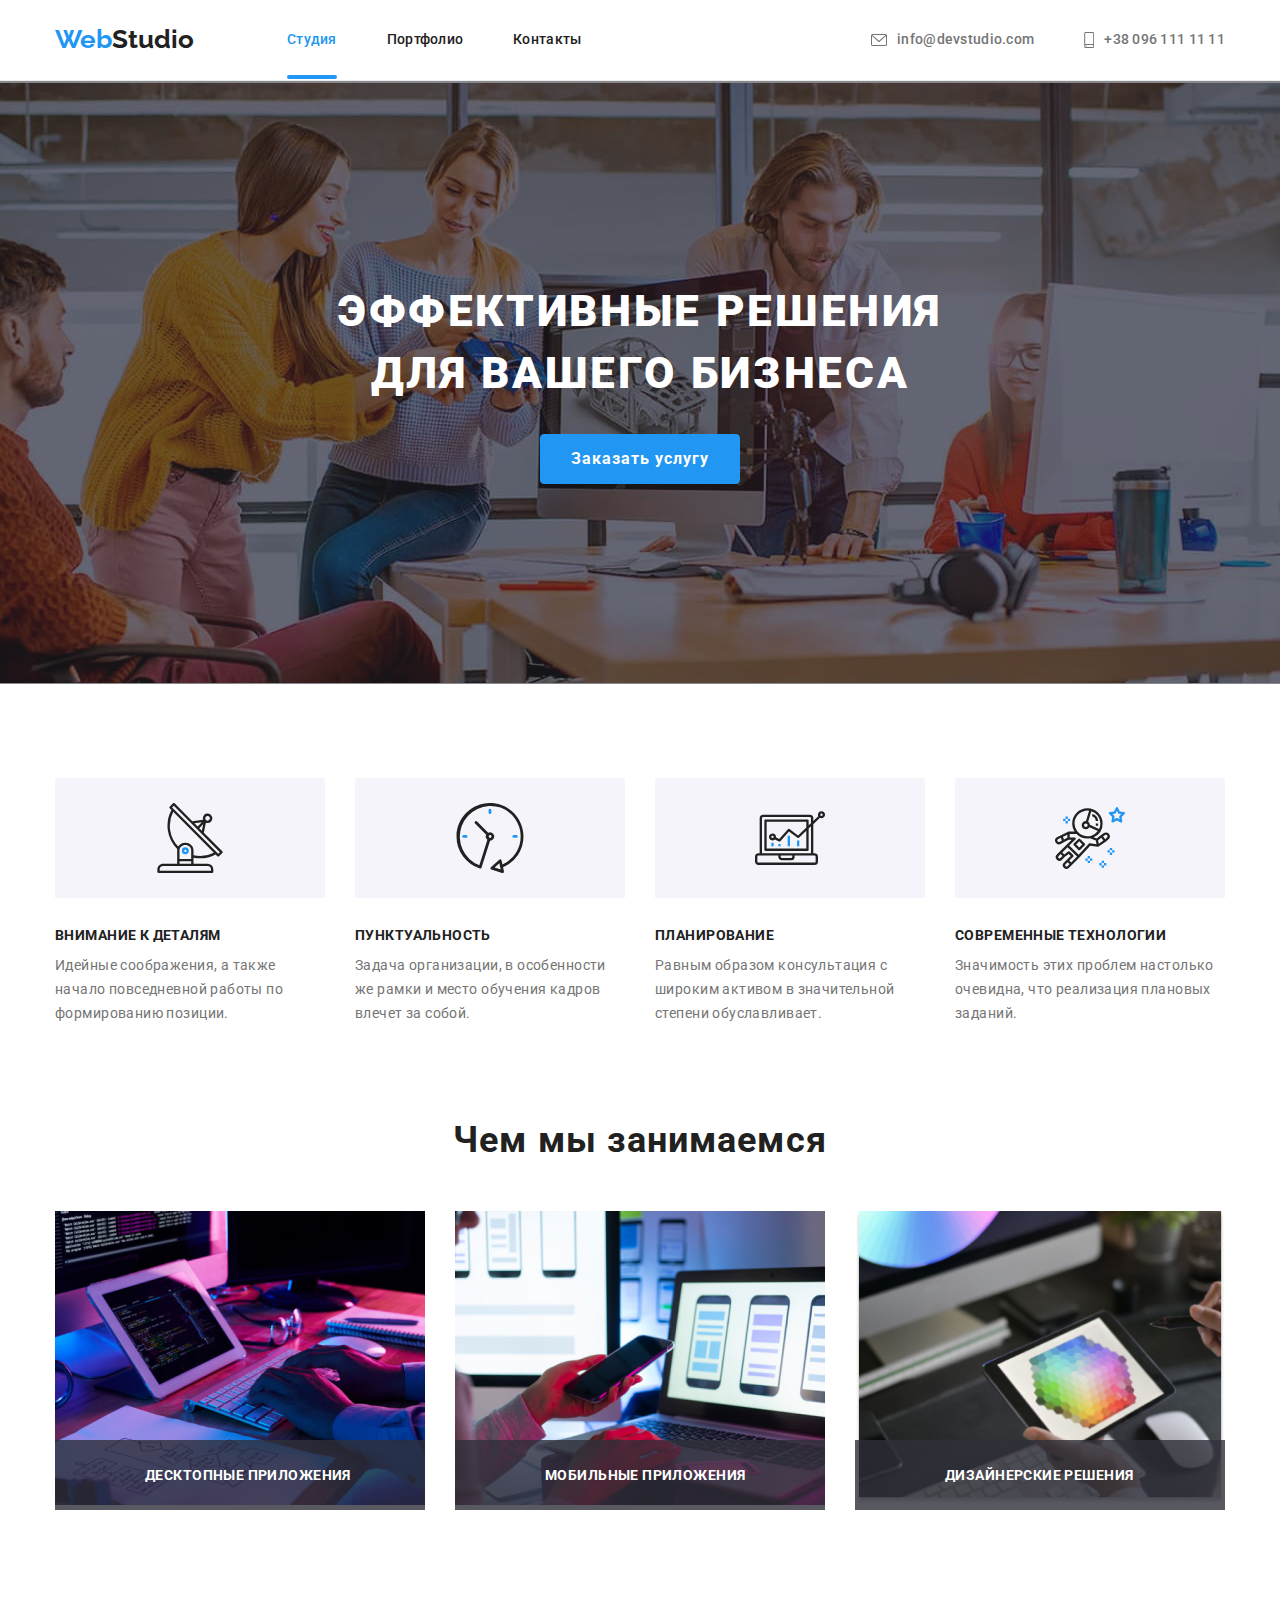
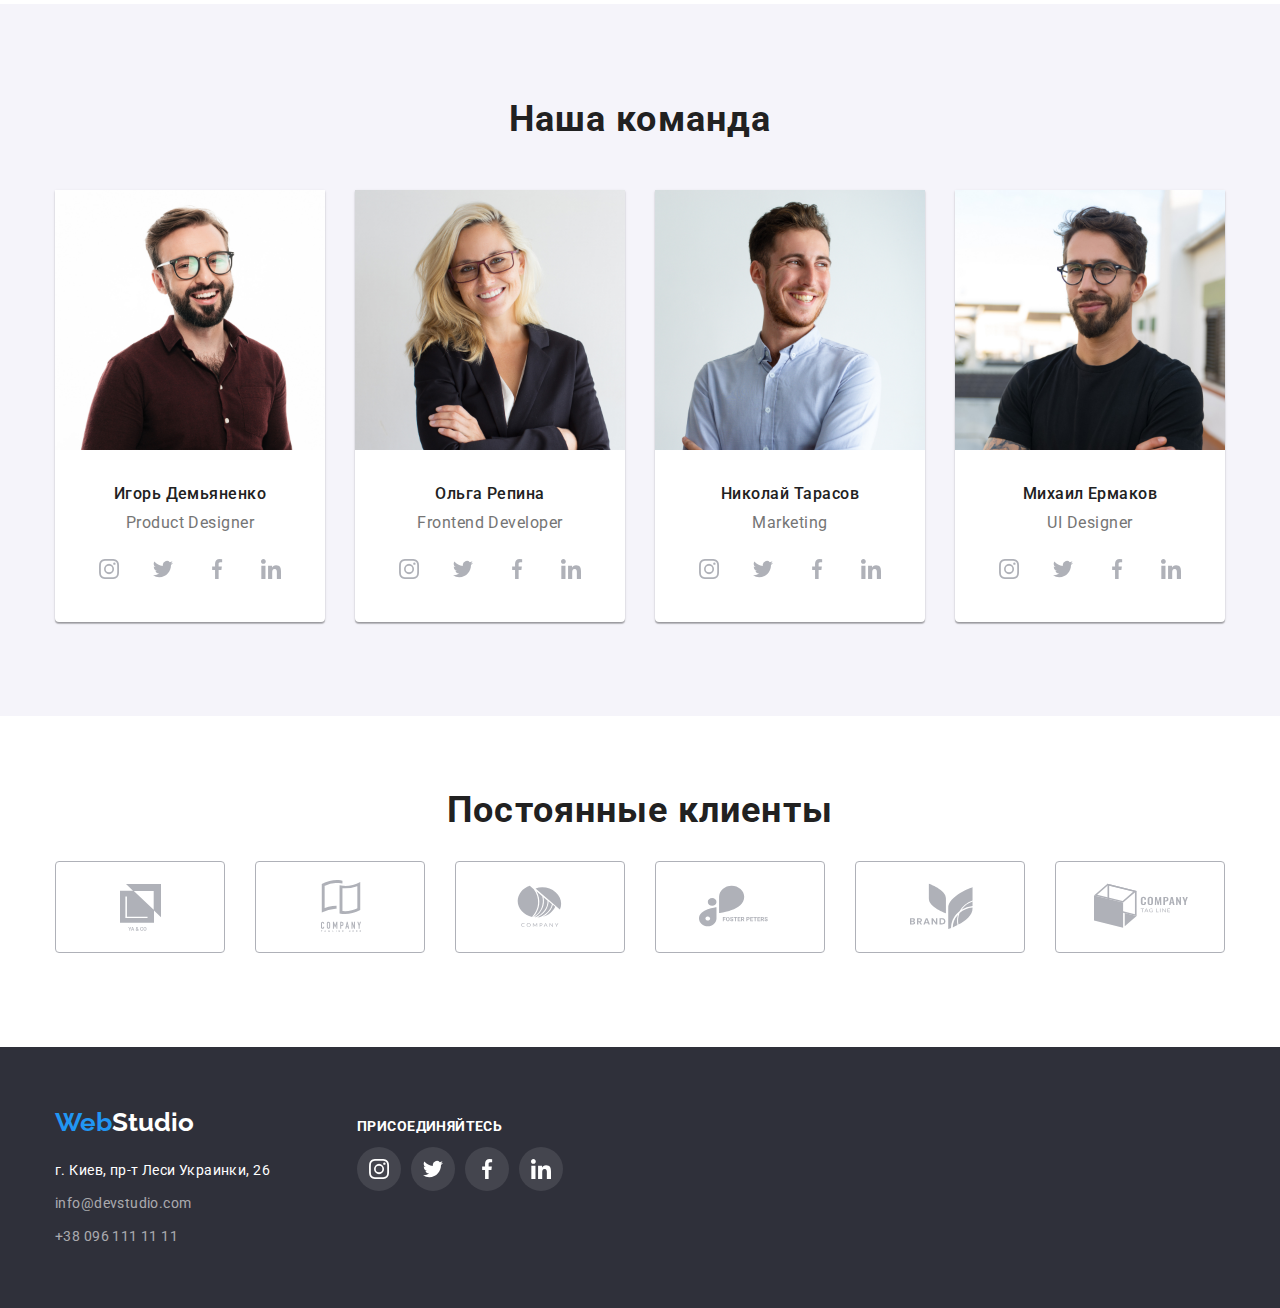
<file: index.html>
<!DOCTYPE html>
<html lang="en">
<head>
    <meta charset="UTF-8">
    <meta http-equiv="X-UA-Compatible" content="IE=edge">
    <meta name="viewport" content="width=device-width, initial-scale=1.0">
    <link href="https://fonts.googleapis.com/css2?family=Raleway:wght@700&family=Roboto:wght@400;500;700;900&display=swap"
        rel="stylesheet">
        <link rel="stylesheet" href="https://cdnjs.cloudflare.com/ajax/libs/modern-normalize/1.1.0/modern-normalize.min.css
">
    <link rel="stylesheet" href="css/styles.css">
    <title>WebStudio</title>
</head>
<body>
    <!-- Шапка -->
<header class="head">
    <div class="conteiner  header-all">
    <nav class="nav-main-list">
<a href="./index.html" class="logo"><span class="logo-part">Web</span>Studio</a>
<ul class="main-list">
    <li class="main-list-li"><a class="main-list-item current" href="./index.html">Студия</a></li>
    <li class="main-list-li"><a class="main-list-item " href="./portfolio.html">Портфолио</a></li>
    <li class="main-list-li"><a class="main-list-item " href="">Контакты</a></li>
</ul>
</nav>
<ul class="contact-list">
    <li class="contact-list-li"><a class="contact-list-item" href="mailto:info@devstudio.com">
        <svg class="icon-mail" width="16" height="12">
            <use href="./images/spryte.svg#icon-envelope"></use>
        </svg>info@devstudio.com</a></li>
    <li class="contact-list-li"><a class="contact-list-item" href="tel:+380961111111">
        <svg class="icon-mail" width="10" height="16">
            <use href="./images/spryte.svg#icon-smartphone"></use>
        </svg>+38 096 111 11 11</a></li>
</ul>
    </div>
</header>
<main>
    <!-- hero --> 
<section class="hero"> 
    <div class="conteiner"> 
    <h1 class="hero-title" >Эффективные решения для вашего бизнеса</h1>
    <button class="hero-button" type="button " data-modal-open>Заказать услугу</button>
    </div>
</section>
<section class="benefits section-first">
    <div class="conteiner">
    <!-- <h2>Наши преимущества</h2> -->
    <ul class="benefits-list">
        <li  class="benefits-list-item">
            <div class="icon-section">
                <svg class="icon-benefits" width="70" height="70">
                    <use href="./images/spryte.svg#icon-antenna"></use>
                </svg>
            </div>    
            <h3  class="benefits-list-item-title">Внимание к деталям</h3>
            <p  class="benefits-list-item-text">Идейные соображения, а также начало повседневной работы по формированию позиции.</p>
        </li>
        <li class="benefits-list-item">
           <div class="icon-section">
                <svg class="icon-benefits" width="70" height="70">
                    <use href="./images/spryte.svg#icon-clock"></use>
                </svg>
           </div>
            <h3 class="benefits-list-item-title">Пунктуальность</h3>
            <p class="benefits-list-item-text">Задача организации, в особенности же рамки и место обучения кадров влечет за собой.</p>
        </li>
        <li class="benefits-list-item">
            <div class="icon-section">
                <svg class="icon-benefits" width="70" height="70">
                    <use href="./images/spryte.svg#icon-diagram"></use>
                </svg>
            </div>
            <h3 class="benefits-list-item-title">Планирование</h3>
            <p class="benefits-list-item-text">Равным образом консультация с широким активом в значительной степени обуславливает.</p>
        </li>
        <li class="benefits-list-item">
            <div class="icon-section">
                <svg class="icon-benefits" width="70" height="70">
                    <use href="./images/spryte.svg#icon-astronaut"></use>
                </svg>
            </div>
            <h3 class="benefits-list-item-title">Современные технологии</h3>
            <p class="benefits-list-item-text">Значимость этих проблем настолько очевидна, что реализация плановых заданий.</p>
        </li>
    </ul>
    </div>
</section>
<section class="work section">
    <div class="conteiner">
    <h2 class="work-title">Чем мы занимаемся</h2>
    <ul class="work-examples">
        <li class="work-examples-item">
            <div class="work-examples-img">
                    <div class="work-examples-text">
                        Десктопные приложения </div>
                        <a href=""><img src="./images/box1.jpg" alt="планшет с клавиатурой" width="370" height="294"></a>
                    
                
            </div>
        </li>
        <li class="work-examples-item">
            <div class="work-examples-img">
                   <div class="work-examples-text">
                    Мобильные приложения</div>
                        <a href=""><img src="./images/box2.jpg" alt="ноутбук с телефоном" width="370" height="294"></a>
                   
                
            </div>
        </li>
        <li class="work-examples-item">
            <div class="work-examples-img">
                   <div class="work-examples-text">
                    Дизайнерские решения </div>
                        <a href=""><img src="./images/box3.jpg" alt="планшет с цветовой гаммой" width="370" height="294"></a>
                   
            </div>
        </li>
    </ul>
    </div>
</section>
<section class="team section">
    <div class="conteiner">
    <h2 class="team-title">Наша команда</h2>
    <ul class="team-list">
        <li class="team-list-item">
                <img src="./images/empl1.jpg" alt="мужчина в очках" width="270" height="260" class="team-member-photo">
                <div class="team-member-text">
                    <h3 class="team-member">Игорь Демьяненко</h3>
                    <p class="team-member-position"> Product Designer</p>
                    <ul class="team-contact-list">
                        <li class="team-contact-item"><a href=""><svg class="team-contact" width="20" height="20px"><use href="./images/spryte.svg#icon-instagram"></use></svg></a></li>
                        <li class="team-contact-item"><a href=""><svg class="team-contact" width="20" height="20px"><use href="./images/spryte.svg#icon-twitter"></use></svg></a></li>
                        <li class="team-contact-item"><a href=""><svg class="team-contact" width="20" height="20px"><use href="./images/spryte.svg#icon-facebook"></use></svg></a></li>
                        <li class="team-contact-item"><a href=""><svg class="team-contact" width="20" height="20px"><use href="./images/spryte.svg#icon-linkedin"></use></svg></a></li>
                    </ul>
                </div>
        </li>
        <li class="team-list-item">
                    <img src="./images/empl2.jpg" alt="девушка в очках" width="270" height="260" class="team-member-photo">
                    <div class="team-member-text">
                        <h3 class="team-member">Ольга Репина </h3>
                        <p class="team-member-position"> Frontend Developer</p>
                        <ul class="team-contact-list">
                            <li class="team-contact-item"><a href=""><svg class="team-contact" width="20" height="20px">
                                        <use href="./images/spryte.svg#icon-instagram"></use>
                                    </svg></a></li>
                            <li class="team-contact-item"><a href=""><svg class="team-contact" width="20" height="20px">
                                        <use href="./images/spryte.svg#icon-twitter"></use>
                                    </svg></a></li>
                            <li class="team-contact-item"><a href=""><svg class="team-contact" width="20" height="20px">
                                        <use href="./images/spryte.svg#icon-facebook"></use>
                                    </svg></a></li>
                            <li class="team-contact-item"><a href=""><svg class="team-contact" width="20" height="20px">
                                        <use href="./images/spryte.svg#icon-linkedin"></use>
                                    </svg></a></li>
                        </ul>
                    </div>
        </li>
        <li class="team-list-item">
                    <img src="./images/empl3.jpg" alt="мужчина" width="270" height="260" class="team-member-photo">
                    <div class="team-member-text">
                        <h3 class="team-member">Николай Тарасов</h3>
                        <p class="team-member-position"> Marketing</p>
                        <ul class="team-contact-list">
                            <li class="team-contact-item"><a href=""><svg class="team-contact" width="20" height="20px">
                                        <use href="./images/spryte.svg#icon-instagram"></use>
                                    </svg></a></li>
                            <li class="team-contact-item"><a href=""><svg class="team-contact" width="20" height="20px">
                                        <use href="./images/spryte.svg#icon-twitter"></use>
                                    </svg></a></li>
                            <li class="team-contact-item"><a href=""><svg class="team-contact" width="20" height="20px">
                                        <use href="./images/spryte.svg#icon-facebook"></use>
                                    </svg></a></li>
                            <li class="team-contact-item"><a href=""><svg class="team-contact" width="20" height="20px">
                                        <use href="./images/spryte.svg#icon-linkedin"></use>
                                    </svg></a></li>
                        </ul>
                    </div>
        </li>
        <li class="team-list-item">
                    <img src="./images/empl4.jpg" alt="мужчина в очках" width="270" height="260" class="team-member-photo">
                    <div class="team-member-text">
                        <h3 class="team-member">Михаил Ермаков</h3>
                        <p class="team-member-position"> UI Designer</p>
                        <ul class="team-contact-list">
                            <li class="team-contact-item"><a href=""><svg class="team-contact" width="20" height="20px">
                                        <use href="./images/spryte.svg#icon-instagram"></use>
                                    </svg></a></li>
                            <li class="team-contact-item"><a href=""><svg class="team-contact" width="20" height="20px">
                                        <use href="./images/spryte.svg#icon-twitter"></use>
                                    </svg></a></li>
                            <li class="team-contact-item"><a href=""><svg class="team-contact" width="20" height="20px">
                                        <use href="./images/spryte.svg#icon-facebook"></use>
                                    </svg></a></li>
                            <li class="team-contact-item"><a href=""><svg class="team-contact" width="20" height="20px">
                                        <use href="./images/spryte.svg#icon-linkedin"></use>
                                    </svg></a></li>
                        </ul>
                    </div>
        </li>
       
    </ul>
    </div>
</section>
<section class="section">
    <div class="conteiner">
<h2 class="clients-title">Постоянные клиенты</h2>
<ul class="clients-list">
    <li class="clients-list-item"><a href=""><svg class="clients-icon" width="106" height="60"><use href="./images/spryte.svg#icon-Logo"></use></svg></a></li>
    <li class="clients-list-item"><a href=""><svg class="clients-icon" width="106" height="60"><use href="./images/spryte.svg#icon-Logo-1"></use></svg></a></li>
    <li class="clients-list-item"><a href=""><svg class="clients-icon" width="106" height="60"><use href="./images/spryte.svg#icon-Logo-2"></use></svg></a></li>
    <li class="clients-list-item"><a href=""><svg class="clients-icon" width="106" height="60"><use href="./images/spryte.svg#icon-Logo-3"></use></svg></a></li>
    <li class="clients-list-item"><a href=""><svg class="clients-icon" width="106" height="60"><use href="./images/spryte.svg#icon-Logo-4"></use></svg></a></li>
    <li class="clients-list-item"><a href=""><svg class="clients-icon" width="106" height="60"><use href="./images/spryte.svg#icon-Logo-5"></use></svg></a></li>
</ul>
</div>
</section>
</main>
<footer>
    <div class="conteiner footer-box"> 
        <div class="address-content">
            <a href="./index.html" class="logo logo-footer"><span class="logo-part">Web</span><span
                    class="logo-part-footer">Studio</span></a>
            <address>

                <a href="" class="address-local">г. Киев, пр-т Леси Украинки, 26</a>
                <ul>
                    <li class="address-phone-li"><a href="mailto:info@devstudio.com" class="address-phone">info@devstudio.com</a></li>
                    <li class="address-phone-li"><a href="tel:+380961111111" class="address-mail">+38 096 111 11 11</a></li>
                </ul>
            </address>
        </div>
        <div class="footer-soc-list">
            <h3 class="footer-soc-title">присоединяйтесь</h3>
            <ul class="team-contact-list">
                <li class="team-contact-item"><a class="footer-contact-link" href=""><svg class=" footer-icon" width="20" height="20px">
                            <use href="./images/spryte.svg#icon-instagram"></use>
                        </svg></a></li>
                <li class="team-contact-item"><a class="footer-contact-link" href=""><svg class="footer-icon" width="20" height="20px">
                            <use href="./images/spryte.svg#icon-twitter"></use>
                        </svg></a></li>
                <li class="team-contact-item"><a class="footer-contact-link" href=""><svg class="footer-icon" width="20" height="20px">
                            <use href="./images/spryte.svg#icon-facebook"></use>
                        </svg></a></li>
                <li class="team-contact-item"><a class="footer-contact-link" href=""><svg class="footer-icon" width="20" height="20px">
                            <use href="./images/spryte.svg#icon-linkedin"></use>
                        </svg></a></li>
            </ul>
        </div>

    </div>
</footer>
<div class="backdrop is-hidden" data-modal is-hidden>
    <div class="modal-backdrop">
    <button type="button"  class="modal-backdrop-button" data-modal-close>
        <svg width="30" height="30">
            <use href="./images/spryte.svg#icon-close" ></use>
        </svg>
    </button>

</div>
</div>
<script src="./js/modal.js"></script>
</body>

</html>
</file>
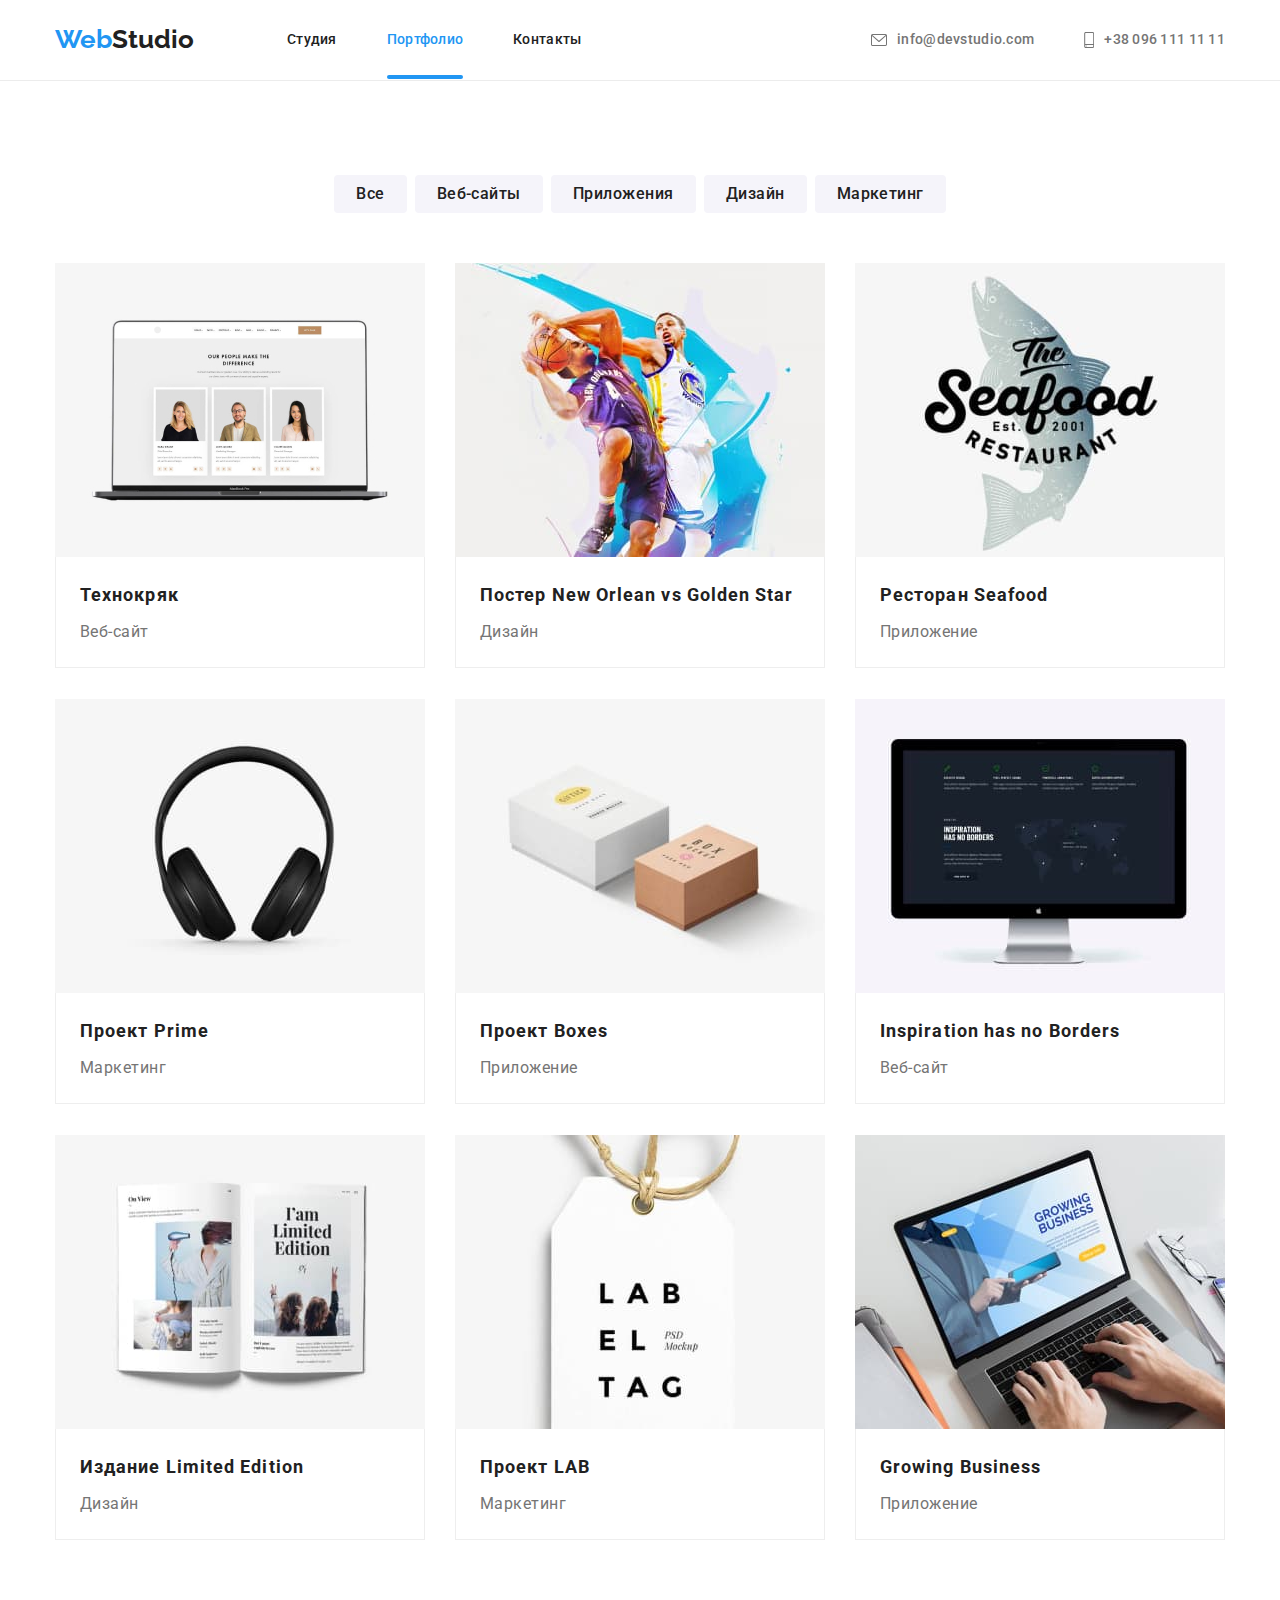
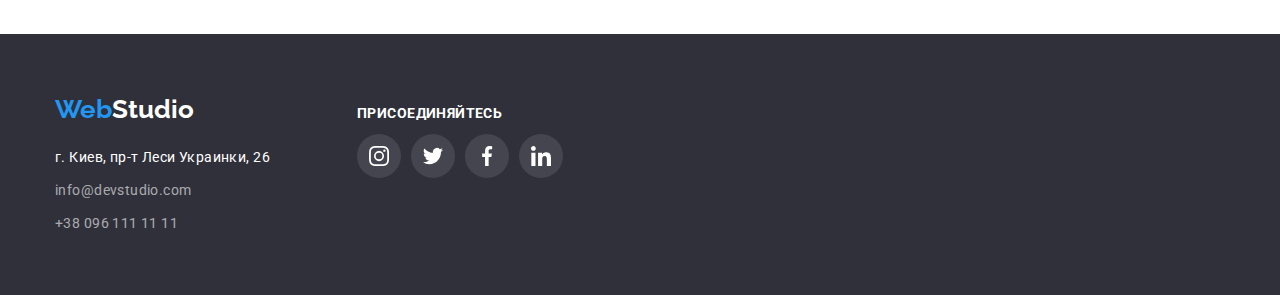
<file: portfolio.html>
<!DOCTYPE html>
<html lang="en">

<head>
    <meta charset="UTF-8">
    <meta http-equiv="X-UA-Compatible" content="IE=edge">
    <meta name="viewport" content="width=device-width, initial-scale=1.0">
    <link
        href="https://fonts.googleapis.com/css2?family=Raleway:wght@700&family=Roboto:wght@400;500;700;900&display=swap"
        rel="stylesheet">
        <link rel="stylesheet" href="https://cdnjs.cloudflare.com/ajax/libs/modern-normalize/1.1.0/modern-normalize.min.css
        ">
    <link rel="stylesheet" href="css/styles.css">
    <title>WebStudio</title>
</head>

<body>
    <!-- Шапка -->
    <header class="head">
        <div class="conteiner  header-all">
            <nav class="nav-main-list">
                <a href="./index.html" class="logo"><span class="logo-part">Web</span>Studio</a>
                <ul class="main-list">
                    <li class="main-list-li"><a class="main-list-item " href="./index.html">Студия</a></li>
                    <li class="main-list-li"><a class="main-list-item current" href="./portfolio.html">Портфолио</a></li>
                    <li class="main-list-li"><a class="main-list-item " href="">Контакты</a></li>
                </ul>
            </nav>
            <ul class="contact-list">
                <li class="contact-list-li"><a class="contact-list-item" href="mailto:info@devstudio.com">
                        <svg class="icon-mail" width="16" height="12">
                            <use href="./images/spryte.svg#icon-envelope"></use>
                        </svg>info@devstudio.com</a></li>
                <li class="contact-list-li"><a class="contact-list-item" href="tel:+380961111111">
                        <svg class="icon-mail" width="10" height="16">
                            <use href="./images/spryte.svg#icon-smartphone"></use>
                        </svg>+38 096 111 11 11</a></li>
            </ul>
        </div>
    </header>
    <main>
        
<section class="section-first">
    <div class="conteiner">
    <!-- <h1>Наши проекты</h1> -->
<ul class="filter">
    <li class="filter-button-li"><button type="button" class="filter-button">Все</button></li>
    <li class="filter-button-li"><button type="button" class="filter-button">Веб-сайты</button></li>
    <li class="filter-button-li"><button type="button" class="filter-button">Приложения</button></li>
    <li class="filter-button-li"><button type="button" class="filter-button">Дизайн</button></li>
    <li class="filter-button-li"><button type="button" class="filter-button">Маркетинг</button></li>
</ul>
    </div>
</section>
<section class="section-last">
    <div class="conteiner">
<ul class="examples">
    <li class="examples-li">
        <a href="" class="examples-link">
       <div class="examples-link-img">
                <img src="images/port1.jpg" alt="ноутбук" width="370" height="294" class="examples-photo">
                <div class="examples-modal-text">
                    <p>Ресурс предлагает комплексные предложения с разным уровнем функционала и сервисов. Все это позволит посетителю получить исчерпывающие
                        сведения о компании или частном лице.</p>
                </div>
       </div>
        <div class="examples-text-content">
            <h2 class="examples-title">Технокряк</h2>
            <p class="examples-text">Веб-сайт</p>
        </div>
       
        </a>
    </li>
    <li class="examples-li">
        <a href="" class="examples-link">
            <div class="examples-link-img">
                <img src="images/port2.jpg" alt="два баскетболиста" width="370" height="294" class="examples-photo">
                <div class="examples-modal-text">
                    <p>Ресурс предлагает комплексные предложения с разным уровнем функционала и сервисов. Все это позволит посетителю получить исчерпывающие
                        сведения о компании или частном лице.</p>
                </div>
            </div>
            <div class="examples-text-content">
                <h2 class="examples-title">Постер New Orlean vs Golden Star</h2>
                <p class="examples-text">Дизайн</p>
            </div>
        </a>
    </li>
    <li class="examples-li">
        <a href="" class="examples-link">
            <div class="examples-link-img">
                <img src="images/port3.jpg" alt="логотип рыбного ресторана" width="370" height="294" class="examples-photo">
                <div class="examples-modal-text">
                    <p>Ресурс предлагает комплексные предложения с разным уровнем функционала и сервисов. Все это позволит посетителю получить исчерпывающие
                        сведения о компании или частном лице.</p>
                </div>
            </div>
            <div class="examples-text-content">
                <h2 class="examples-title">Ресторан Seafood</h2>
                <p class="examples-text">Приложение</p>
            </div>
        </a>
    </li>
    <li class="examples-li">
        <a href="" class="examples-link">
            <div class="examples-link-img">
                <img src="images/port4.jpg" alt="наушники" width="370" height="294" class="examples-photo">
                <div class="examples-modal-text">
                    <p>Ресурс предлагает комплексные предложения с разным уровнем функционала и сервисов. Все это позволит посетителю получить исчерпывающие
                        сведения о компании или частном лице.</p>
                </div>
            </div>
            <div class="examples-text-content">
                <h2 class="examples-title">Проект Prime</h2>
                <p class="examples-text">Маркетинг</p>
            </div>
        </a>
    </li>
    <li class="examples-li">
        <a href="" class="examples-link">
           <div class="examples-link-img">
               <img src="images/port5.jpg" alt="коробки" width="370" height="294" class="examples-photo">
            <div class="examples-modal-text">
            <p>Ресурс предлагает комплексные предложения с разным уровнем функционала и сервисов. Все это позволит посетителю получить исчерпывающие
                сведения о компании или частном лице.</p>
            </div>
        </div>
            <div class="examples-text-content">
                <h2 class="examples-title">Проект Boxes</h2>
                <p class="examples-text">Приложение</p>
            </div>
        </a>
    </li>
    <li class="examples-li">
        <a href="" class="examples-link">
            <div class="examples-link-img">
                <img src="images/port6.jpg" alt="компьютер" width="370" height="294" class="examples-photo">
                <div class="examples-modal-text">
                    <p>Ресурс предлагает комплексные предложения с разным уровнем функционала и сервисов. Все это позволит посетителю получить исчерпывающие
                        сведения о компании или частном лице.</p>
                </div>
            </div>
            <div class="examples-text-content">
                <h2 class="examples-title">Inspiration has no Borders</h2>
                <p class="examples-text">Веб-сайт</p>
            </div>
        </a>
    </li>
    <li class="examples-li">
        <a href="" class="examples-link">
            <div class="examples-link-img">
                <img src="images/port7.jpg" alt="книга" width="370" height="294" class="examples-photo">
                <div class="examples-modal-text">
                    <p>Ресурс предлагает комплексные предложения с разным уровнем функционала и сервисов. Все это позволит посетителю получить исчерпывающие
                        сведения о компании или частном лице.</p>
                </div>
            </div>
            <div class="examples-text-content">
                <h2 class="examples-title">Издание Limited Edition</h2>
                <p class="examples-text">Дизайн</p>
            </div>
        </a>
    </li>
    <li class="examples-li">
        <a href="" class="examples-link">
            <div class="examples-link-img">
                <img src="images/port8.jpg" alt="бирка" width="370" height="294" class="examples-photo">
                <div class="examples-modal-text">
                    <p>Ресурс предлагает комплексные предложения с разным уровнем функционала и сервисов. Все это позволит посетителю получить исчерпывающие
                        сведения о компании или частном лице.</p>
                </div>
            </div>
            <div class="examples-text-content">
                <h2 class="examples-title">Проект LAB</h2>
                <p class="examples-text">Маркетинг</p>
            </div>
        </a>
    </li>
    <li class="examples-li">
        <a href="" class="examples-link">
            <div class="examples-link-img">
                <img src="images/port9.jpg" alt="ноутбук с приложением" width="370" height="294" class="examples-photo">
                <div class="examples-modal-text">
                    <p>Ресурс предлагает комплексные предложения с разным уровнем функционала и сервисов. Все это позволит посетителю получить исчерпывающие
                        сведения о компании или частном лице.</p>
                </div>
            </div>
            <div class="examples-text-content">
                <h2 class="examples-title">Growing Business</h2>
                <p class="examples-text">Приложение</p>
            </div>
        </a>
    </li>
</ul>
    </div>
</section>
        

    </main>
<footer>
    <div class="conteiner footer-box">
        <div class="address-content">
            <a href="./index.html" class="logo logo-footer"><span class="logo-part">Web</span><span
                        class="logo-part-footer">Studio</span></a>
            <address>

                <a href="" class="address-local">г. Киев, пр-т Леси Украинки, 26</a>
                <ul>
                    <li class="address-phone-li"><a href="mailto:info@devstudio.com" class="address-phone">info@devstudio.com</a></li>
                    <li class="address-phone-li"><a href="tel:+380961111111" class="address-mail">+38 096 111 11 11</a></li>
                </ul>
            </address>
        </div>
        <div class="footer-soc-list">
            <h3 class="footer-soc-title">присоединяйтесь</h3>
            <ul class="team-contact-list">
                <li class="team-contact-item"><a class="footer-contact-link" href=""><svg class=" footer-icon" width="20" height="20px">
                            <use href="./images/spryte.svg#icon-instagram"></use>
                        </svg></a></li>
                <li class="team-contact-item"><a class="footer-contact-link" href=""><svg class="footer-icon" width="20" height="20px">
                            <use href="./images/spryte.svg#icon-twitter"></use>
                        </svg></a></li>
                <li class="team-contact-item"><a class="footer-contact-link" href=""><svg class="footer-icon" width="20" height="20px">
                            <use href="./images/spryte.svg#icon-facebook"></use>
                        </svg></a></li>
                <li class="team-contact-item"><a class="footer-contact-link" href=""><svg class="footer-icon" width="20" height="20px">
                            <use href="./images/spryte.svg#icon-linkedin"></use>
                        </svg></a></li> 
            </ul>
        </div>

    </div>
</footer>

</body>

</html>
</file>
<file: css/styles.css>
:root {
--accent-color: #2196F3;
--title-color:#212121;
--text-color: #757575;
--background-color: #2F303A;
--transition:250ms cubic-bezier(0.4, 0, 0.2, 1); ;

}
body {
    font-family: 'roboto','sans-serif';
    color: var(--text-color);
    background-color: #FFFFFF;
    
}
.is-hidden {
    visibility: hidden;
    opacity: 0;
    pointer-events: none;
    
}
.backdrop {
    background: rgba(0, 0, 0, 0.2);
    position: fixed;
    top:0;
    left: 0;
    width: 100%;
    height: 100%;

    transition: visibility var(--transition), opacity var(--transition);
}
.modal-backdrop {
    position: absolute;
    width: 528px;
    height: 581px;
    background-color: #FFFFFF;
    top:50%;
    left: 50%;
    transform: translate(-50%, -50%);
}
.modal-backdrop-button {
    position: absolute;
    right: 8px;
    top:8px;
    background-color: transparent;
    border: 0;
}
.conteiner {
    width: 1200px;
    margin-left: auto;
    margin-right: auto;
    padding-left: 15px;
    padding-right: 15px;

    /* outline: auto; */
}

.section {
    padding-top: 94px;
    padding-bottom: 94px;
}
.section-first {
    padding-top: 94px;
}
.section-last {
    padding-bottom: 94px;
}
ul{
    list-style: none;
    margin: 0;
    padding: 0;
}
h1,h2,h3,h4 {
    margin: 0px;
    padding: 0px;
}
a {
    color: inherit;
}
p {
    margin: 0;
    padding: 0;
}
/* header */
.head {
    border-bottom: #ECECEC 1px solid;
}
.header-all {
 display: flex; 
 
}
.nav-main-list {
   display: flex; 
   align-items: center;
}
.icon-mail {
    margin-right: 10px;
    fill:currentColor
}
.logo{
    margin-right: 93px;
    font-family: 'Raleway';
    font-style: normal;
    font-weight: 700;
    font-size: 26px;
    line-height: 1.2;
    text-decoration: none;
    color: var(--title-color);
    transition: color var(--transition);
}
.logo-part {
    color: var(--accent-color);
}
.logo:hover,.logo:focus {
    color: var(--accent-color);
}
.main-list {
    display: flex;
    margin: 0px;
    padding: 0px;
}
.main-list-item {
    
    font-style: normal;
    position: relative;
    padding-top: 32px;
    padding-bottom: 32px;
    font-weight: 500;
    font-size: 14px;
    line-height: 1.4;
    letter-spacing: 0.02em;
    text-decoration: none;
    color: var(--title-color);
    transition: color var(--transition);
}


.main-list-li:not(:last-child) {
    margin-right: 50px;
}
.main-list-item:focus,.main-list-item:hover {
    color: var(--accent-color);
}
.main-list-item.current {
    color: var(--accent-color);
}
.main-list-item.current::after {
    content: '';
    position: absolute;
    width:100%;
    height: 4px;
    display: block;
    background-color: var(--accent-color);
    bottom: 0;
    left: 0;
    border-radius: 2px;
}

.contact-list {
    display: flex;
    margin-left: auto;
    align-items: center;
    margin-top: 0;
    margin-bottom: 0;
}
.contact-list-item{
    display: flex;
    align-items: center;
    padding-top: 32px;
    padding-bottom: 32px;
    font-style: normal;
    font-weight: 500;
    font-size: 14px;
    line-height: 1.14;
    letter-spacing: 0.02em;
    color: var(--text-color);
    text-decoration: none;
    transition: color var(--transition);
}
.contact-list-li:not(:last-child) {
    margin-right: 50px;
}


.contact-list-item:hover,.contact-list-item:focus {
    color: var(--accent-color);
}
/* body */
/* hero */
.hero{
    max-width: 1600px;
    margin: 0 auto;
    background-color:#C4C4C4;
    text-align: center;
    padding-top:200px ;
    padding-bottom:200px;
    background-image: linear-gradient(rgba(47, 48, 58, 0.4),rgba(47, 48, 58, 0.4)), url(../images/background.jpg);
    background-repeat: no-repeat;
    background-position: center;
     
    
}
.hero-title {
margin-left: auto;
margin-right:auto ;
margin-bottom: 30px;
 width: 696px;
font-style: normal;
font-weight: 900;
font-size: 44px;
line-height: 1.4;
text-align: center;
letter-spacing: 0.06em;
text-transform: uppercase;
color: #FFFFFF;


}
.hero-button {
    
    width: 200px;
    height: 50px;
    border-radius: 4px;
    border: var(--accent-color) solid 1px;
    text-align: center;
    font-style: normal;
    font-family: inherit;
    font-weight: 700;
    font-size: 16px;
    line-height: 1.88;
    letter-spacing: 0.06em;
    color: #FFFFFF;
    cursor:pointer ;
    background-color: var(--accent-color);
    transition: background-color var(--transition);
}

.hero-button:hover,.hero-button:focus {
    background-color: #188CE8;
}

/* Наши преимущества */
.benefits-list {
    display: flex;
    align-items: center;
    justify-content: center;
}

.benefits-list-item{
    width: 270px;
}
.benefits-list-item:not(:last-child) {
    margin-right: 30px;
}

.benefits-list-item-title {
    font-style: normal;
    font-weight: 700;
    font-size: 14px;
    line-height: 1.14;
    letter-spacing: 0.03em;
    text-transform: uppercase;
    color: var(--title-color);
    margin-bottom: 10px;
}
.benefits-list-item-text {
    font-size: 14px;
    line-height: 1.7;
    letter-spacing: 0.03em;
    color: var(--text-color);
}
.icon-section {
    display: flex;
    justify-content: center;
    align-items: center;
    height:120px;
    margin-bottom: 30px;
    background-color: #F5F4FA;    
}
/* Чем мы занимаемся */

.work-examples {
    display: flex;
    justify-content: center;
}
.work-examples-img {
    position: relative;
}
.work-examples-img::after {
content:'';
position: absolute;
width: 370px;
height: 70px;
background: rgba(47, 48, 58, 0.8);
display: block;
bottom: 0px;
left: 0px;
pointer-events: none;
}
.work-examples-text {
    position: absolute;
    left: 90px;
    bottom: 27px;
    z-index: 10;
    font-style: normal;
    font-weight: 700;
    font-size: 14px;
    line-height: 16px;
    text-align: center;
    letter-spacing: 0.03em;
    text-transform: uppercase;
    color: #FFFFFF;
}
.work-examples-item:not(:last-child) {
    margin-right: 30px;
}
.work-title {
    font-style: normal;
    font-weight: 700;
    font-size: 36px;
    line-height: 1.16;
    text-align: center;
    letter-spacing: 0.03em;
    color: var(--title-color);
    margin-bottom: 50px;
}
/* Наша команда */
.team {
    background-color:#F5F4FA ;
}
.team-list {
    display: flex;
    justify-content: center;
}

.team-list-item {
    box-shadow: 0px 1px 3px rgba(0, 0, 0, 0.12),
    0px 1px 1px rgba(0, 0, 0, 0.14),
    0px 2px 1px rgba(0, 0, 0, 0.2);
    border-radius: 0px 0px 4px 4px;
    background-color: #FFFFFF;
}
.team-list-item:not(:last-child) {
    margin-right: 30px;
}
.team-title {
    margin-bottom: 50px;
    text-align: center;
    font-weight: 700;
    font-size: 36px;
    line-height: 42px;
    letter-spacing: 0.03em;
    color: var(--title-color);
}

.team-member-text {
    height: 168px;
    padding-top: 30px;
    padding-bottom: 30px;
    
}
.team-member {
    margin-bottom: 10px;
    text-align: center;
    font-style: normal;
    font-weight: 500;
    font-size: 16px;
    line-height: 1.2;
    letter-spacing: 0.03em;
    color: var(--title-color);
}
.team-member-position {
    
    text-align: center;
    font-size: 16px;
    line-height: 1.2;
    letter-spacing: 0.03em;
    color: var(--text-color);
    margin-bottom: 15px;;
}
.team-contact-list {
    display: flex;
    justify-content: center;
    color: var(--text-color);
}

.team-contact-item a {
    display: flex;
    justify-content: center;
    align-items: center;
    width: 44px;
    height: 44px;
    border-radius: 50%;
    fill: #AFB1B8;
    transition: background-color var(--transition), fill var(--transition);
}
.team-contact-item:hover a,.team-contact-item a:focus{
    background-color: var(--accent-color);
    fill: #FFFFFF;
}
.team-contact-item:not(:last-child) {
    margin-right: 10px;
}


.clients-title{
    font-size: 36px;
    line-height: 1.16px;
    text-align: center;
    letter-spacing: 0.03em;
    margin-bottom: 50px;
    color: var(--title-color);
}
.clients-list {
    display: flex;
    justify-content: center;
    color: #AFB1B8;
}
.clients-icon {
    fill:currentColor
}
.clients-list-item a {
    display: inline-flex;
    width: 170px;
    height: 92px;
    justify-content: center;
    align-items: center;
    border:1px solid #AFB1B8;
    border-radius: 4px;
    transition: color var(--transition), border var(--transition);
}
.clients-list-item:hover a, .clients-list-item a:focus  {
    color: var(--accent-color);
    border: 1px solid #2196F3;

}
.clients-list-item:not(:last-child) {
    margin-right: 30px;
}
/* footer */
footer {
    background-color: var(--background-color);
    padding-top: 60px;
    padding-bottom: 60px;
    
}
.address-local {
    display: inline-block;
    margin-bottom: 9px;
    font-style: normal;
    font-weight: 400;
    font-size: 14px;
    line-height: 24px;
    letter-spacing: 0.03em;
    text-decoration: none;
    color: #FFFFFF;
    transition: color var(--transition);
}
.address-phone,.address-mail {
    font-style: normal;
    font-weight: 400;
    font-size: 14px;
    line-height: 24px;
    letter-spacing: 0.03em;
    color: rgba(255, 255, 255, 0.6);
    text-decoration: none;
    transition: color var(--transition);
}
.address-mail:hover,.address-phone:hover,.address-local:hover,.address-mail:focus,
.address-phone:focus,
.address-local:focus {
    color: var(--accent-color);
}
.address-phone-li:not(:last-child) {
margin-bottom: 9px;
}
.address-footer{
    display: flex;

}
.footer-box {
    display: flex;
    align-items: baseline;
}
.footer-soc-title {
    font-weight: 700;
    font-size: 14px;
    line-height: 1.14px;
    letter-spacing: 0.03em;
    text-transform: uppercase;
    margin-bottom: 20px;
    color: #FFFFFF;
}
.footer-icon {
    fill: #FFFFFF;
}
.address-content {
    margin-right: 70px;
}

.logo-part-footer {
    color: #FFFFFF;
    
   
}
.logo-footer{
    display: block;
    margin-bottom: 20px;
}

.footer-contact-link {
    background-color: rgba(255, 255, 255, 0.1);
}

/* Portfolio */
.filter { 
    display: flex;
    justify-content: center;
    margin-bottom: 50px;
}

.filter-button {
    font-style: normal;
    font-family: inherit;
    font-weight: 500;
    font-size: 16px;
    line-height: 1.6;
    padding-left: 22px;
    padding-right: 22px;
    height: 38px;
    text-align: center;
    letter-spacing: 0.03em;
    color: var(--title-color);
    background: #F5F4FA;
    border-radius: 4px;
    cursor: pointer;
    border: #F5F4FA;
    transition: color var(--transition),background var(--transition),box-shadow var(--transition);
}

.filter-button:hover, .filter-button:focus {
    color: #FFFFFF;
    background-color: var(--accent-color);
    box-shadow: 0px 3px 1px rgba(0, 0, 0, 0.1),
    0px 1px 2px rgba(0, 0, 0, 0.08),
    0px 2px 2px rgba(0, 0, 0, 0.12);
}
.filter-button-li:not(:last-child) {
margin-right: 8px;
}
.examples {
    display: flex;
    flex-wrap: wrap;
    justify-content: center;
 
}

.examples-photo {
   display: block;
}

.examples-text-content {
    border-right: 1px solid #EEEEEE;
    border-left: 1px solid #EEEEEE;
    border-bottom: 1px solid #EEEEEE;
    padding: 20px 24px;
}
.examples-link {
    display: block;
    text-decoration: none;
    transition: box-shadow var(--transition);
}
.examples-li {
    
    transition: box-shadow var(--transition);
}
.examples-link:focus, .examples-li:hover {
    box-shadow: 0px 1px 1px rgba(0, 0, 0, 0.12),
    0px 4px 4px rgba(0, 0, 0, 0.06),
    1px 4px 6px rgba(0, 0, 0, 0.16);

}

.examples-li:not(:nth-child(3n)) {
    margin-right: 30px;
}
.examples-li:not(:nth-last-child(-n+3)) {
margin-bottom: 31px; ;
}
.examples-link-img {
    position: relative;
    overflow: hidden;
}
.examples-modal-text {
    position:absolute;
    top: 0;
    left: 0;
    display: flex;
    justify-content: center;
    align-items: center;
    width: 370px;
    height: 294px;
    margin-left: auto;
    margin-right: auto;
    background-color: rgba(33, 150, 243, 0.9);
    transform: translateY(140%);
    transition: transform var(--transition);

}
.examples-li:hover .examples-modal-text {
    transform: translateY(0);
}

.examples-modal-text p {
    width: 322px;
    font-weight: 400;
    font-size: 18px;
    line-height: 1.56;
    letter-spacing: 0.03em;
    color: #FFFFFF;
}
.examples-title {
    margin-bottom: 4px;
    font-style: normal;
    font-weight: 700;
    font-size: 18px;
    line-height: 2;
    letter-spacing: 0.06em;
    color: var(--title-color);
}
.examples-text {
    font-size: 16px;
    line-height: 1.88;   
    letter-spacing: 0.03em;
    color: var(--text-color);
}
</file>
